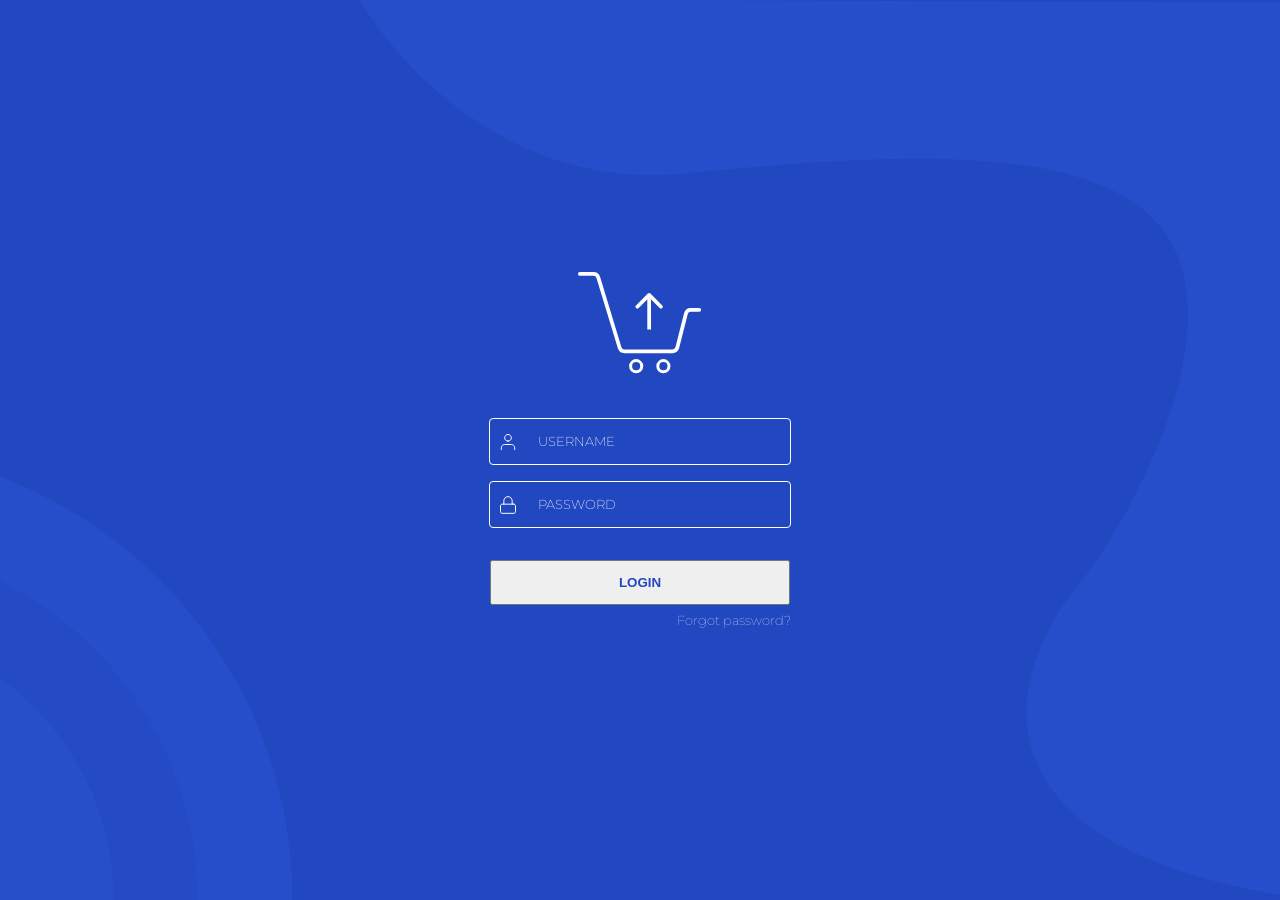
<file: Design No 1/index.html>
<!DOCTYPE html>
<html lang="en">
<head>
    <meta charset="UTF-8">
    <meta name="viewport" content="width=device-width, initial-scale=1.0">
    <title>login form</title>
    <link rel="stylesheet" href="style.css">
</head>
<body>
    <form>
        <div class="Login-Card">
            <div class="Cart-pic">
                <img src="Assets/Cart.svg" alt="shopping">
            </div>
            <div class="user-field">
                    <img src="Assets/user.svg" alt="user">
                    <input type="text" placeholder="USERNAME" required>
                </div>
                <div class="user-field">
                    <img src="Assets/lock.svg" alt="lock">
                    <input type="password" placeholder="PASSWORD" required>
            </div>
            <div class="button">
                <button type="submit">LOGIN</button>
            </div>
            <div class="forgot-link">
            <a href="#"  id="forgotLink">Forgot password?</a></div>
        </div>
    </form>
</body>
</html>
</file>
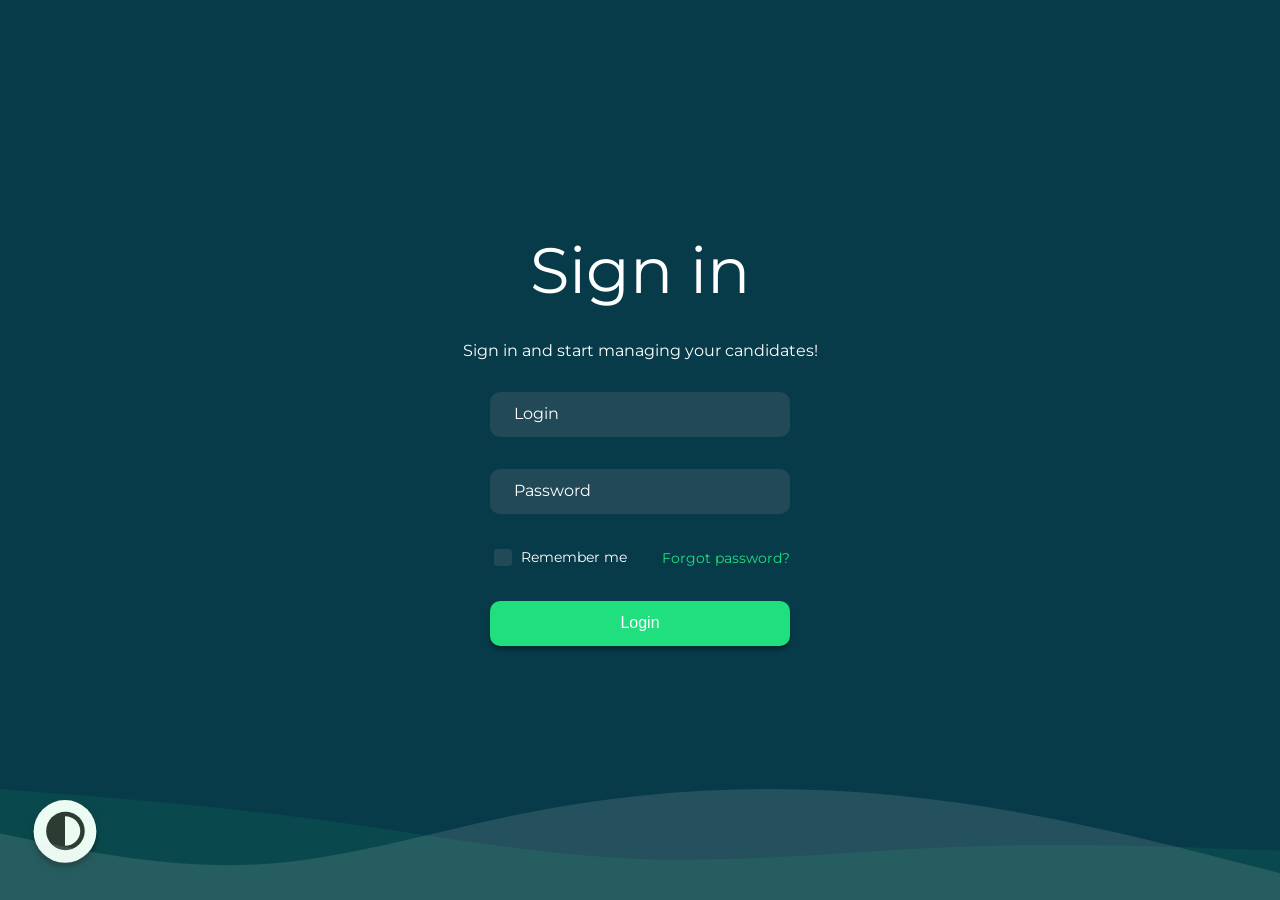
<file: Design No 2/index.html>
<!DOCTYPE html>
<html lang="en">

<head>
    <meta charset="UTF-8">
    <meta name="viewport" content="width=device-width, initial-scale=1.0">
    <title>Sign in Page</title>
<link rel="stylesheet" href="style.css">

</head>

<body>
     <img src="Assets/Dark Mode.svg" class="bg-logo" alt="">
    <img src="Assets/Vectors.svg" class="bg-vectors" alt="">

    <h1>Sign in</h1>
    <p>Sign in and start managing your candidates!</p>

    <form>
        <div class="Login-Card">
            <div class="login-field">

                <input type="text" placeholder="Login" required>
            </div>
            <div class="password-field">

                <input type="password" placeholder="Password" required>
            </div>
        <div class="info">
        <div class="Remember">
                <input type="checkbox" id="Remember me" >
                <label for="Remember me"> Remember me</label>
                
            </div>
            <div class="Forget-link"><a href="#" id="forgotLink">Forgot password?</a></div>
        </div>
        <div class="button">
            <button type="submit">Login</button>
        </div>
        </div>
    </form>
</body>

</html>
</file>
<file: Design No 1/style.css>
@import url("https://fonts.googleapis.com/css2?family=Montserrat:wght@100;300;400;600;700&display=swap");
body {
  background: #2148c0;
  background-image: url(Assets/BG.svg);
  background-position: center;
  background-repeat: no-repeat;
  background-size: cover;
  width: 100%;
  margin: 0;
  min-height: 100vh;
  display: flex;
  flex-direction: column;
  justify-content: center;
  align-items: center;
  text-align: center;
  font-family: "Montserrat", sans-serif;
  font-weight: 100;
  font-size: 14px;
}
.user-field img {
  position: absolute;
  align-items: center;
  justify-content: center;
  /* padding-top: 0.5rem;
    /* padding-bottom: 0.5rem; */
  padding-left: 0.5rem;
  /* padding-right: 0.5rem;  */
}
.user-field {
  position: relative;
  /* background: transparent; */
  border: 0.5px solid white;
  margin-bottom: 1rem;
  display: flex;
  flex-direction: row;
  align-items: center;
  border-radius: 4px;
  width: 300px;
  height: 45px;
}
.user-field input {
  background: transparent;
  border: none;
  color: white;
  /* padding: 0.5rem; */
  padding-left: 3rem;
  /* padding-top: 1rem;
    padding-bottom: 1rem; */
}
.Cart-pic {
  margin-bottom: 2.5rem;
}
input::placeholder {
  color: #fff;
  font-weight: 200 !important;
  font-family: "Montserrat", sans-serif;
}
.button button {
  width: 100%;
  padding: 0.5rem;
  border-radius: 4px solid white;
  color: #2148c0;
  font-weight: 600;
  width: 300px;
  height: 45px;
}
.forgot-link {
  color: white;
  text-decoration: none;
  font-size: 0.8rem;
  width: 100%;
  text-align: right;
  padding-top: 0.5rem;
}
a {
  color: white;
  text-decoration: none;
}
.button {
  padding-top: 1rem;
}
</file>
<file: Design No 2/style.css>
@import url("https://fonts.googleapis.com/css2?family=Montserrat:wght@100;300;400;600;700&display=swap");
:root {
  --form-width: 300px;
  --form-height: 45px;
}
body {
  background-color: #073b49;
  position: relative;
  min-height: 100vh;
  margin: 0;
  display: flex;
  flex-direction: column;
  justify-content: center;
  text-align: center;
  color: #fff;
  font-family: "Montserrat", sans-serif;
}
.bg-logo {
  position: fixed;
  left: 30px;
  bottom: 30px;
  width: 70px;

  filter: drop-shadow(0 4px 4px rgba(0, 0, 0, 0.25));
}
.bg-vectors {
  position: fixed;
  left: 0;
  bottom: 0;
  width: 100%;
}
.login-field input,
.password-field input {
  background: #224957;
  border: none;
  width: var(--form-width);
  height: var(--form-height);
  border-radius: 10px;
  box-sizing: border-box;
}
.login-field {
  margin-bottom: 2rem;
}
.password-field {
  margin-bottom: 2rem;
}
input {
  padding-left: 1.5rem;
  color: #fff;
  box-sizing: border-box;
}
input::placeholder {
  color: #fff;
  font-weight: 400 !important;
  font-family: "Montserrat", sans-serif;
  font-size: 1rem;
}
h1 {
  font-weight: 400 !important;
  font-size: 4rem;
  margin-bottom: 1rem;
  margin-top: -1.5rem;
}
p {
  font-size: 1rem;
  margin-bottom: 2rem;
}
.info {
  display: flex;
  justify-content: space-between;
  align-items: center;
  width: var(--form-width);
  margin: 0 auto 2rem;
}
.Remember {
  display: flex;
  align-items: center;
  gap: 0.4rem;
  padding-right: 0.5rem;
  width: 50%;
  font-size: 14px;
}
input[type="checkbox"] {
  appearance: none;
  /* -webkit-appearance: none; */
  background: #224957;
  width: 18px;
  height: 17px;
  border-radius: 3px;
  cursor: pointer;
  padding: 0;
}
input[type="checkbox"]:checked::after {
  content: "✔";
  color: white;
  font-size: 12px;
  display: flex;
  align-items: center;
  justify-content: center;
  margin-top: 2px;
}
a {
  color: #20df7f;
  font-size: 14px;
  text-decoration: none;
}
.button button {
  border-radius: 10px;
  background: #20df7f;
  color: white;
  width: var(--form-width);
  height: var(--form-height);
  border: none;
  font-weight: 400 !important;
  font-size: 1rem;
  box-shadow: 0px 4px 4px 0px rgba(0, 0, 0, 0.3);
}
</file>
